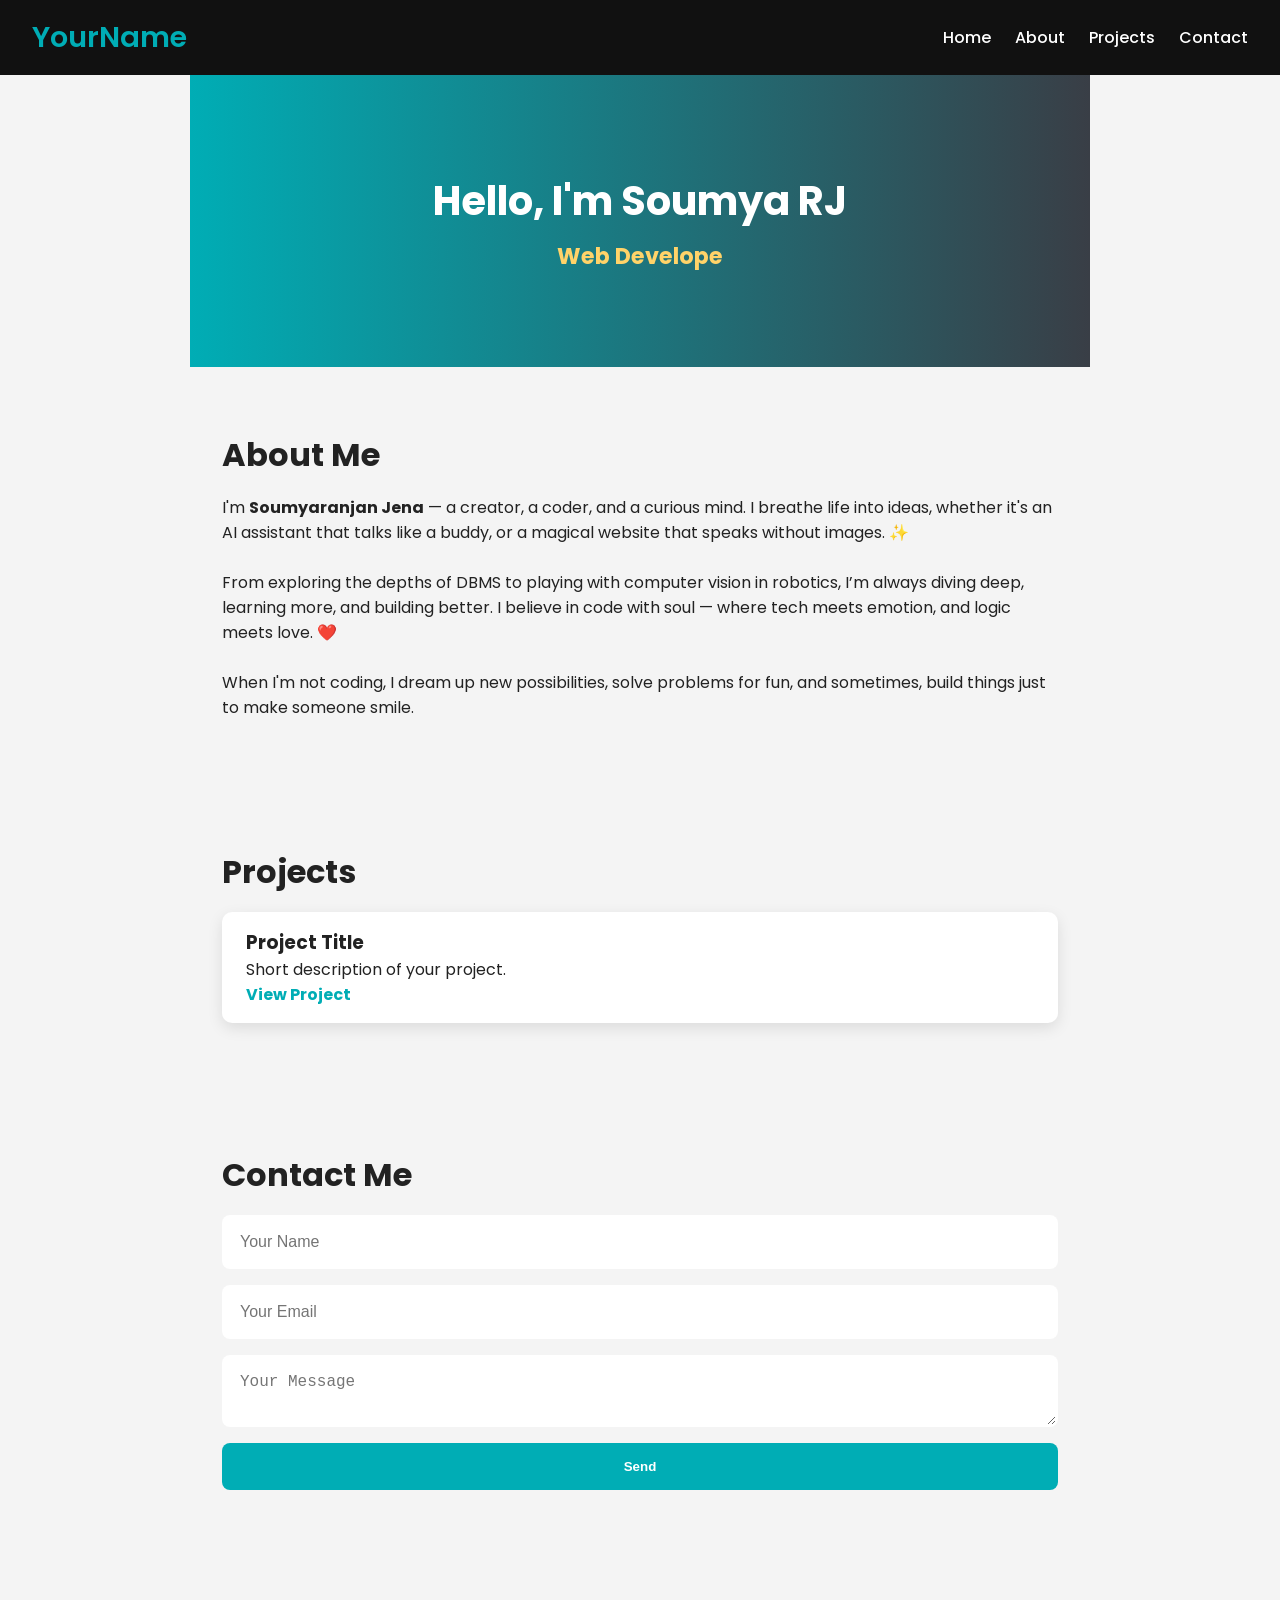
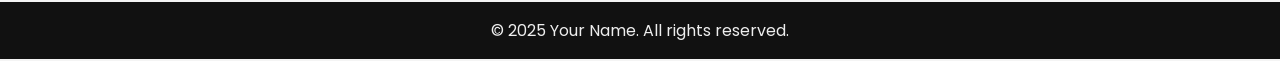
<file: mywebsit2/index.html>
<!DOCTYPE html>
<html lang="en">
<head>
  <meta charset="UTF-8" />
  <meta name="viewport" content="width=device-width, initial-scale=1.0"/>
  <title>Your Name | Portfolio</title>
  <link rel="stylesheet" href="style.css" />
</head>
<body>
  <header>
    <nav>
      <h1 class="logo">YourName</h1>
      <ul class="nav-links">
        <li><a href="#home">Home</a></li>
        <li><a href="#about">About</a></li>
        <li><a href="#projects">Projects</a></li>
        <li><a href="#contact">Contact</a></li>
      </ul>
    </nav>
  </header>

  <section id="home" class="hero">
    <h2>Hello, I'm <span class="your-name">Soumya RJ</span></h2>
    <h3><span class="typing"></span></h3>
  </section>

  <section id="about" data-aos="fade-up">
    <h2>About Me</h2>
    <p>
      I'm <strong>Soumyaranjan Jena</strong> — a creator, a coder, and a curious mind.
      I breathe life into ideas, whether it's an AI assistant that talks like a buddy, 
      or a magical website that speaks without images. ✨<br><br>
      From exploring the depths of DBMS to playing with computer vision in robotics,
      I’m always diving deep, learning more, and building better. I believe in code with soul —
      where tech meets emotion, and logic meets love. ❤️<br><br>
      When I'm not coding, I dream up new possibilities, solve problems for fun,
      and sometimes, build things just to make someone smile.
    </p>
  </section>
  

  <section id="projects">
    <h2>Projects</h2>
    <div class="project">
      <h3>Project Title</h3>
      <p>Short description of your project.</p>
      <a href="https://github.com/coderkida07/your-repo" target="_blank">View Project</a>
    </div>
  </section>

  <section id="contact">
    <h2>Contact Me</h2>
    <form action="https://formsubmit.co/soumyajena@gmail.com" method="POST">
        <input type="text" name="name" placeholder="Your Name" required>
        <input type="email" name="email" placeholder="Your Email" required>
        <textarea name="message" placeholder="Your Message" required></textarea>
      
        <!-- hidden stuff -->
        <input type="hidden" name="_captcha" value="false">
        <input type="hidden" name="_subject" value="New Contact from Portfolio!">
        <input type="hidden" name="_template" value="box">
        <input type="hidden" name="_next" value="https://yourwebsite.com/thankyou.html">
      
        <button type="submit">Send</button>
        <input type="hidden" name="_next" value="https://yourdomain.com/thankyou.html">


      </form>
      
  </section>

  <footer>
    <p>&copy; 2025 Your Name. All rights reserved.</p>
  </footer>

  <script src="script.js"></script>
</body>
</html>
</file>
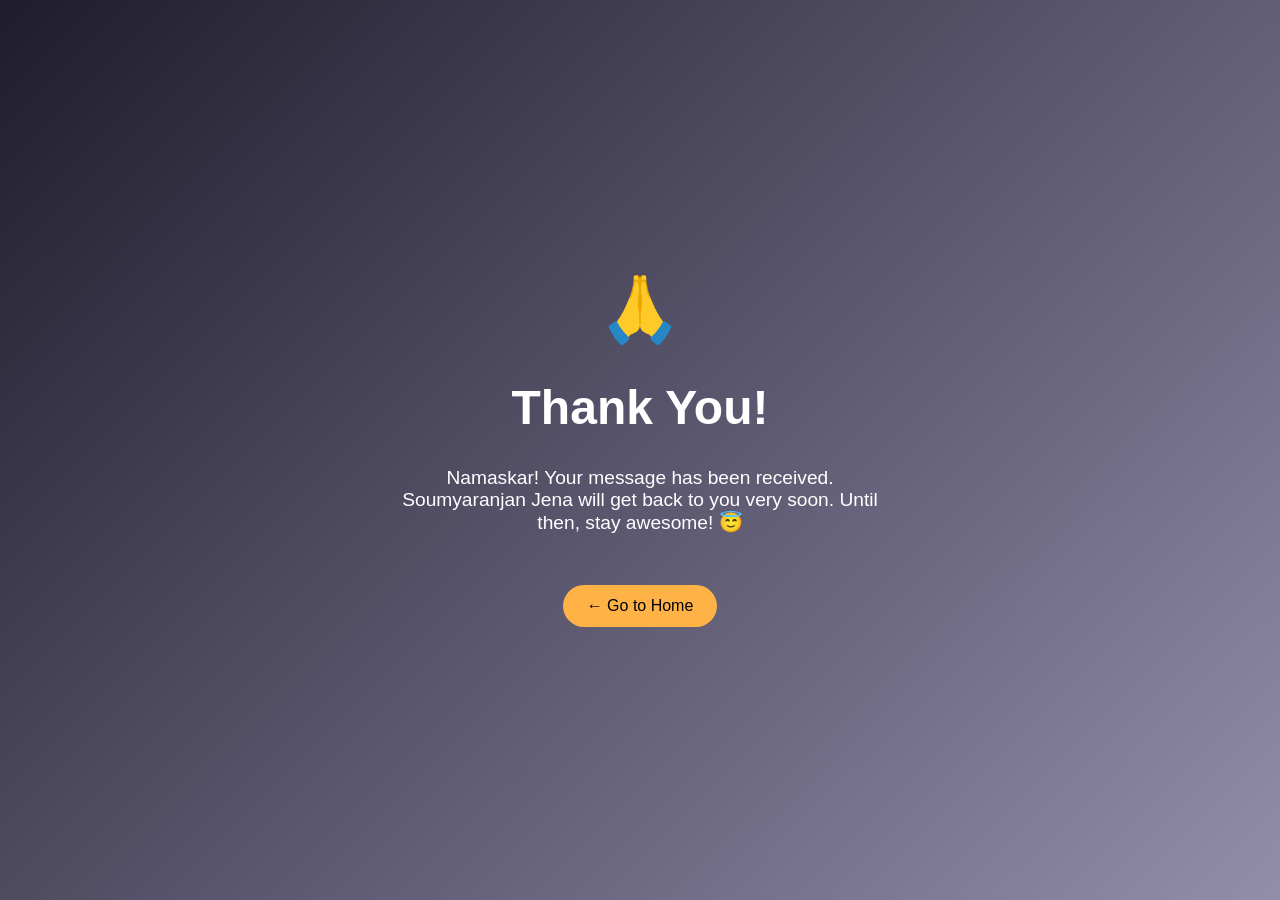
<file: mywebsit2/thankyou.html>
<!DOCTYPE html>
<html lang="en">
<head>
  <meta charset="UTF-8" />
  <meta name="viewport" content="width=device-width, initial-scale=1.0"/>
  <title>Thank You 🙏</title>
  <style>
    body {
      margin: 0;
      padding: 0;
      background: linear-gradient(135deg, #1f1c2c, #928dab);
      font-family: 'Segoe UI', sans-serif;
      color: white;
      display: flex;
      justify-content: center;
      align-items: center;
      height: 100vh;
      flex-direction: column;
      overflow: hidden;
      animation: fadeIn 1s ease-in-out;
    }

    h1 {
      font-size: 3rem;
      margin-bottom: 1rem;
      animation: popUp 0.8s ease;
    }

    .namaskar {
      font-size: 4rem;
      animation: namaskarAnim 1.5s ease-in-out infinite alternate;
    }

    p {
      font-size: 1.2rem;
      max-width: 500px;
      text-align: center;
      margin-top: 1rem;
    }

    .home-btn {
      margin-top: 2rem;
      background-color: #ffb347;
      color: black;
      padding: 12px 24px;
      border: none;
      border-radius: 30px;
      font-size: 1rem;
      cursor: pointer;
      transition: all 0.3s ease;
    }

    .home-btn:hover {
      background-color: #ffd194;
      transform: scale(1.1);
    }

    @keyframes fadeIn {
      from { opacity: 0 }
      to { opacity: 1 }
    }

    @keyframes popUp {
      0% { transform: scale(0.5); opacity: 0 }
      100% { transform: scale(1); opacity: 1 }
    }

    @keyframes namaskarAnim {
      from { transform: rotate(-10deg); }
      to { transform: rotate(10deg); }
    }
  </style>
</head>
<body>
  <div class="namaskar">🙏</div>
  <h1>Thank You!</h1>
  <p>Namaskar! Your message has been received. Soumyaranjan Jena will get back to you very soon. Until then, stay awesome! 😇</p>
  <button class="home-btn" onclick="window.location.href='index.html'">← Go to Home</button>
</body>
</html>
</file>
<file: mywebsit2/style.css>
@import url('https://fonts.googleapis.com/css2?family=Poppins:wght@400;600&display=swap');

* {
  margin: 0;
  padding: 0;
  box-sizing: border-box;
}

body {
  font-family: 'Poppins', sans-serif;
  background: #f4f4f4;
  color: #222;
  scroll-behavior: smooth;
}

/* Navbar */
header {
  background: #111;
  padding: 1rem 2rem;
  color: white;
  position: sticky;
  top: 0;
  z-index: 100;
}

nav {
  display: flex;
  justify-content: space-between;
  align-items: center;
}

.logo {
  font-size: 1.8rem;
  font-weight: 600;
  color: #00adb5;
}

.nav-links {
  list-style: none;
  display: flex;
  gap: 1.5rem;
}

.nav-links a {
  color: white;
  text-decoration: none;
  font-weight: 500;
  transition: 0.3s;
}

.nav-links a:hover {
  color: #ffd369;
}

/* Hero Section */
.hero {
  padding: 6rem 2rem;
  text-align: center;
  background: linear-gradient(to right, #00adb5, #393e46);
  color: white;
}

.hero h2 {
  font-size: 2.5rem;
  margin-bottom: 0.5rem;
}

.hero h3 {
  font-size: 1.4rem;
  color: #ffd369;
  height: 2rem;
}

/* Sections */
section {
  padding: 4rem 2rem;
  max-width: 900px;
  margin: auto;
}

section h2 {
  font-size: 2rem;
  margin-bottom: 1rem;
}

.project {
  background: white;
  padding: 1rem 1.5rem;
  border-radius: 10px;
  box-shadow: 0 5px 15px rgba(0,0,0,0.1);
  transition: transform 0.3s ease;
}

.project:hover {
  transform: scale(1.02);
}

.project a {
  color: #00adb5;
  font-weight: bold;
  text-decoration: none;
}

.project a:hover {
  text-decoration: underline;
}

/* Contact Form */
form {
  display: flex;
  flex-direction: column;
  gap: 1rem;
}

form input,
form textarea {
  padding: 1rem;
  border: 2px solid transparent;
  border-radius: 8px;
  font-size: 1rem;
  outline: none;
  transition: 0.3s;
}

form input:focus,
form textarea:focus {
  border: 2px solid #00adb5;
  box-shadow: 0 0 5px rgba(0, 173, 181, 0.5);
}

form button {
  padding: 1rem;
  background: #00adb5;
  color: white;
  border: none;
  border-radius: 8px;
  font-weight: bold;
  cursor: pointer;
  transition: 0.3s;
}

form button:hover {
  background: #007c85;
}

/* Footer */
footer {
  text-align: center;
  padding: 1rem;
  background: #111;
  color: #eee;
  margin-top: 3rem;
}

/* Responsive */
@media (max-width: 768px) {
  .nav-links {
    flex-direction: column;
    gap: 0.5rem;
  }
}
</file>
